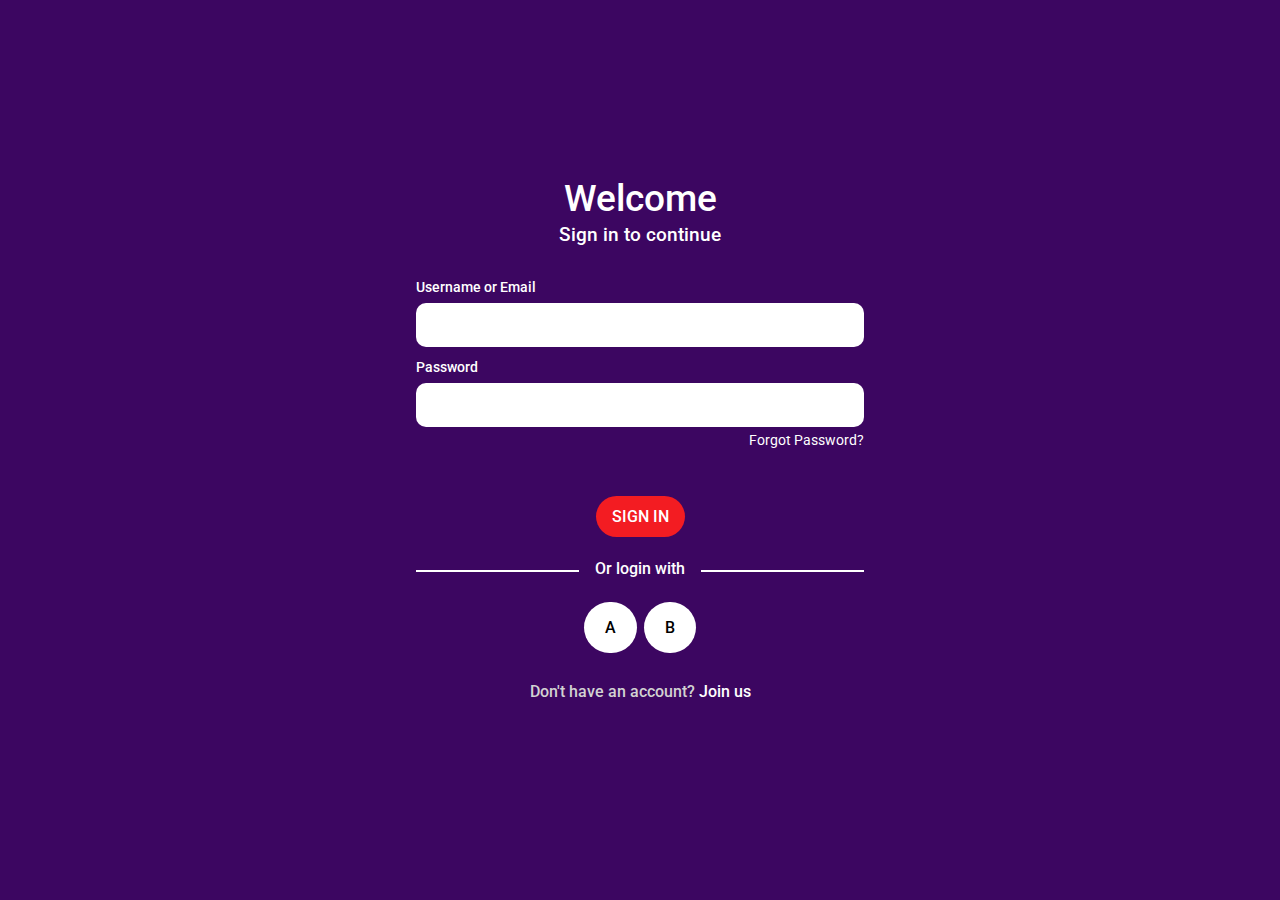
<file: index.html>
<!DOCTYPE html>
<html lang="en">
<head>
    <meta charset="UTF-8">
    <meta http-equiv="X-UA-Compatible" content="IE=edge">
    <meta name="viewport" content="width=device-width, initial-scale=1.0">
    <meta name="description" content="The Log in page">
    <title>Login In</title>
    <!--stylesheets-->
    <link rel="stylesheet" href="css/css_reset.css">
    <link rel="stylesheet" href="css/index_style.css">

    <!--font-->
    <link rel="preconnect" href="https://fonts.gstatic.com">
    <link href="https://fonts.googleapis.com/css2?family=Roboto:wght@400;500&display=swap" rel="stylesheet">
</head>
<body>
    <div class="container">
        <div class="greetingMessage">
            <h1>Welcome</h1>
            <h2>Sign in to continue</h2>
        </div>
        

        <div class="formWrapper">
            <form action="">
                <p class="invalid" id="error-message">Incorrect username and/or password</p>
                <label for="usernameField">Username or Email</label>
                <input type="text" id="usernameField" name="usernameField" class="inputFields">
                <label for="passwordField">Password</label>
                <input type="password" id="passwordField" name="passwordField" class="inputFields">
                <a href="forgot_password.html">Forgot Password?</a>
                <button class="submitButton" id="sign-in-button">SIGN IN</button>
            </form>
        </div>

        <h3><span>Or login with</span></h3>
        <div class="alternateLogin">
            <div class="altLoginLogo"><a href="#" id="clear-button">A</a></div>
            <div class="altLoginLogo"><a href="#">B</a></div>
        </div>

        <p>Don't have an account? <a href="register.html">Join us</a></p>
    </div>


    <script src="script/login_script.js" type="module"></script>
</body>
</html>
</file>
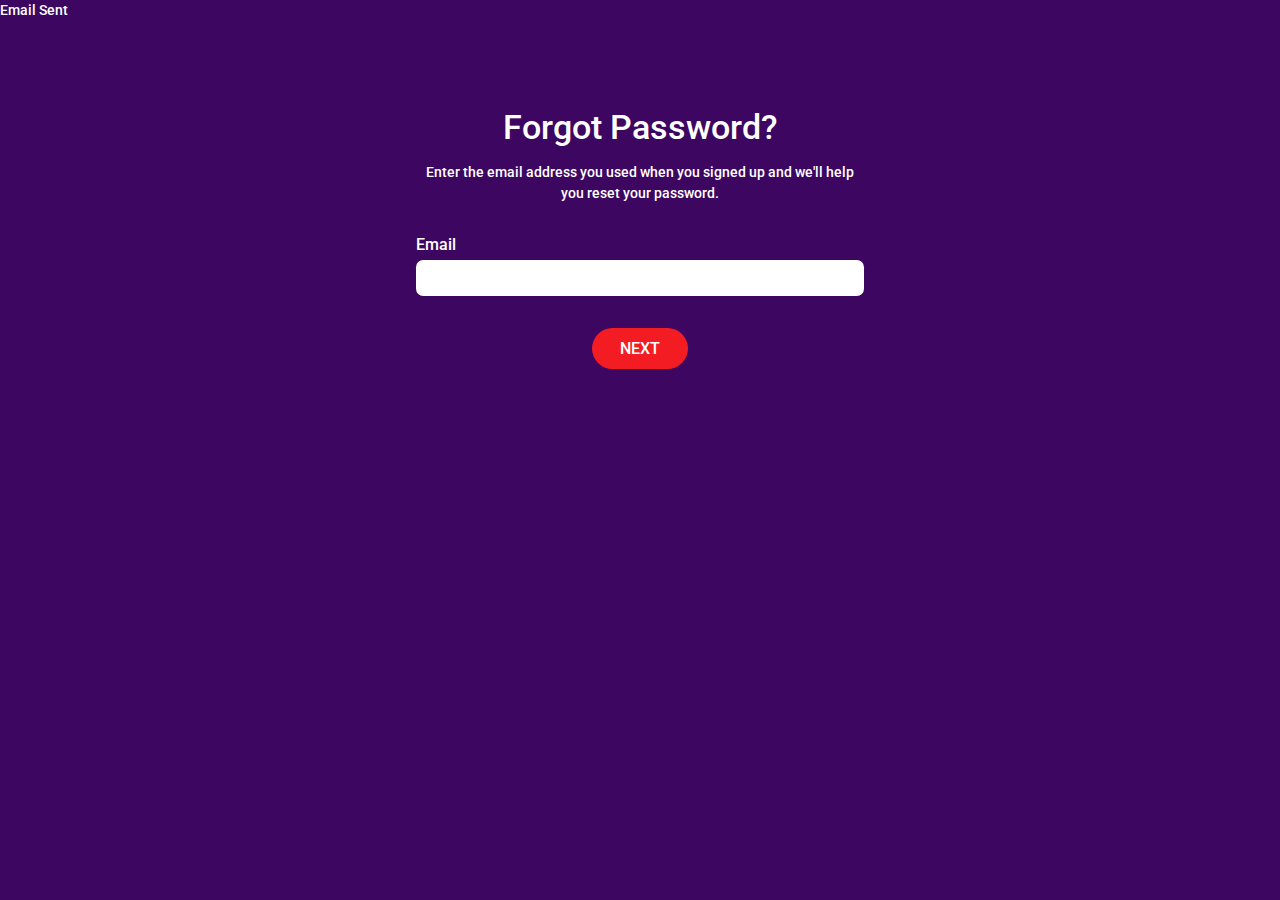
<file: forgot_password.html>
<!DOCTYPE html>
<html lang="en">
<head>
    <meta charset="UTF-8">
    <meta http-equiv="X-UA-Compatible" content="IE=edge">
    <meta name="viewport" content="width=device-width, initial-scale=1.0">
    <meta name="description" content="Forgot your password? We'll help you reset it."/>
    <title>Forgot Password</title>
    <!--stylesheets-->
    <link rel="stylesheet" href="css/css_reset.css">
    <link rel="stylesheet" href="css/forgot_password_style.css">

     <!--font-->
     <link rel="preconnect" href="https://fonts.gstatic.com">
     <link href="https://fonts.googleapis.com/css2?family=Roboto:wght@400;500&display=swap" rel="stylesheet">
</head>
<body>
    <div class="modal-container" id="modal-container">
        <div class="modal">
            <p>Email Sent</p>
        </div>
    </div>
    <main>
        <header>
            <h1>Forgot Password?</h1>
            <p>Enter the email address you used when you signed up and we'll help  you reset your password.</p>
        </header>

        <form action="">
            <p class="error-message" id="email-field-error-message">Invalid email format</p>
            <div>
                <label for="email-field">Email</label>
                <input type="text" name="email-field" id="email-field" class="input-fields">
            </div>
            <button class="submit-button" id="next-button">NEXT</button>
        </form>
    </main>
    <script src="script/forgot_password_script.js"></script>
</body>
</html>
</file>
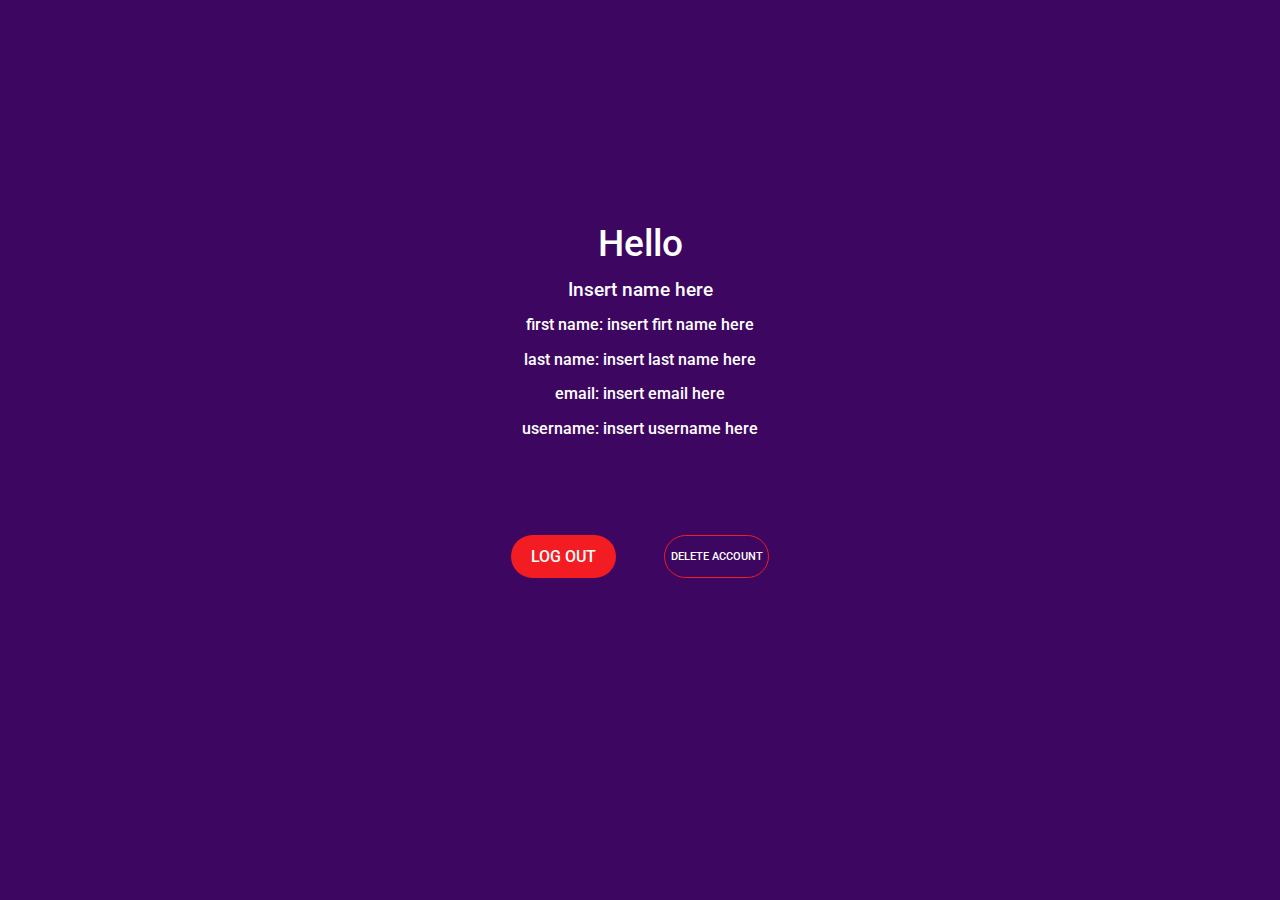
<file: profile.html>
<!DOCTYPE html>
<html lang="en">
<head>
    <meta charset="UTF-8">
    <meta http-equiv="X-UA-Compatible" content="IE=edge">
    <meta name="viewport" content="width=device-width, initial-scale=1.0">
    <meta name="description" content="The profile page">
    <title>Profile</title>
    
    <!--stylesheets-->
    <link rel="stylesheet" href="css/css_reset.css">
    <link rel="stylesheet" href="css/profile_style.css">
    
    <!--font-->
    <link rel="preconnect" href="https://fonts.gstatic.com">
    <link href="https://fonts.googleapis.com/css2?family=Roboto:wght@400;500&display=swap" rel="stylesheet">
</head>
<body>
    <div class="modal-container" id="dialog-modal-overlay">
        <div class="modal" id="modal">
            <p>Are you sure you want to <br> delete your account?</p>
            <div class="modal-button-container">
                <button id="delete-button">DELETE</button>
                <button id="cancel-button">CANCEL</button>
            </div>
        </div>
    </div>
    <div class="container">
        <h1>Hello</h1>
        <h2 id="current-user">Insert name here</h2>
        <p>first name: <span id="firstname">insert firt name here</span></p>
        <p>last name: <span id="lastname">insert last name here</span></p>
        <p>email: <span id="email">insert email here</span></p>
        <p>username: <span id="username">insert username here</span></p>
        <div class="button-container">
            <button class="logout-button" id="logout-button">LOG OUT</button>
            <button class="delete-account-button" id="delete-account-button">DELETE ACCOUNT</button>
        </div>
    </div>
    

    <script src="script/profile_script.js" type="module"></script>
</body>
</html>
</file>
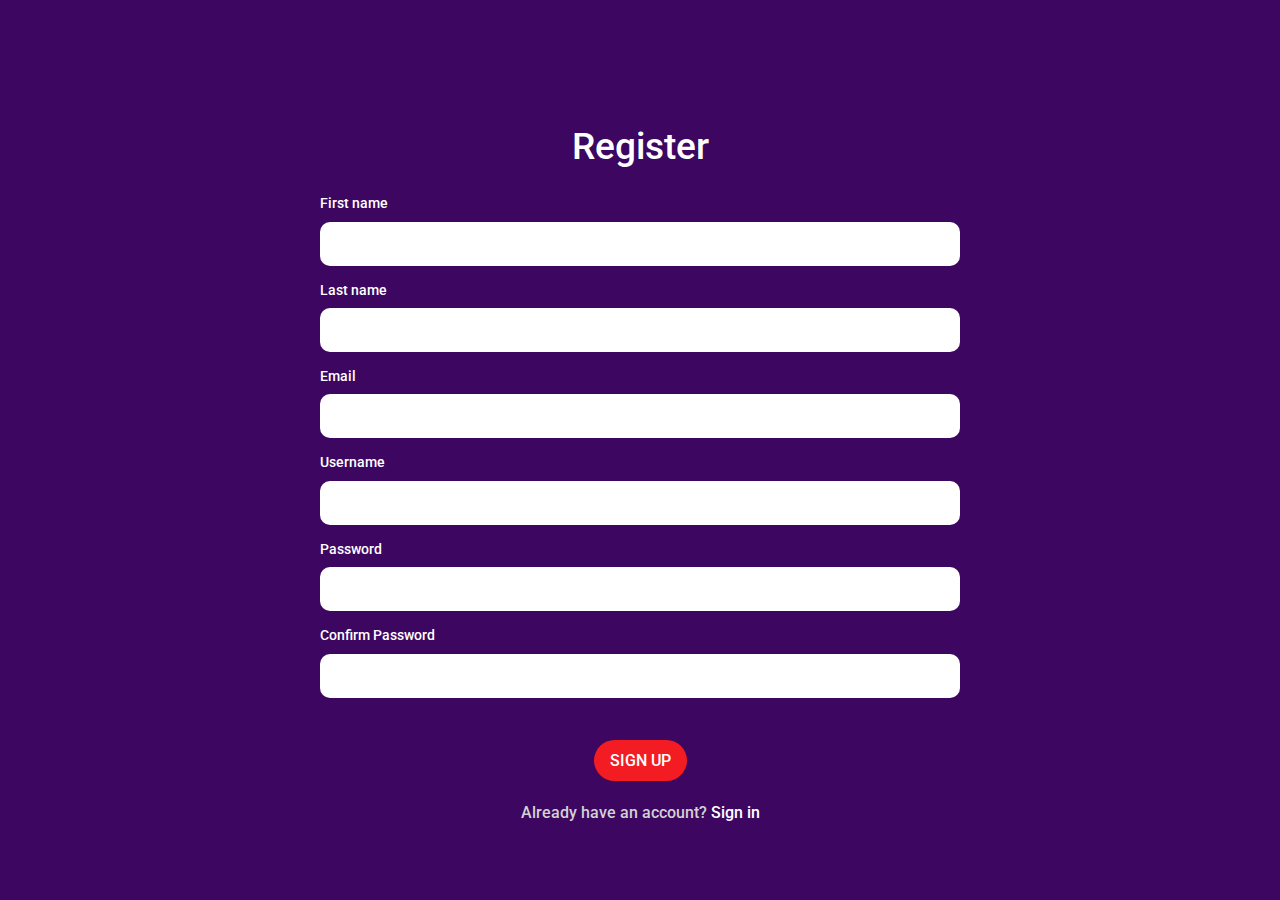
<file: register.html>
<!DOCTYPE html>
<html lang="en">
<head>
    <meta charset="UTF-8">
    <meta http-equiv="X-UA-Compatible" content="IE=edge">
    <meta name="viewport" content="width=device-width, initial-scale=1.0">
    <meta name="description" content="The registration page">
    <title>Register</title>
    <!--stylesheets-->
    <link rel="stylesheet" href="css/css_reset.css">
    <link rel="stylesheet" href="css/register_style.css">
    <!--font-->
    <link rel="preconnect" href="https://fonts.gstatic.com">
    <link href="https://fonts.googleapis.com/css2?family=Roboto:wght@400;500&display=swap" rel="stylesheet">
</head>
<body>
    <div class="container">
        <div class="greetingMessage">
            <h1>Register</h1>
        </div>
        <form action="" class="grid">
            <div>
                <label for="first-name">First name</label>
                <input type="text" name="first-name" id="first-name-field" class="input-fields">
            </div>
            <div>
                <label for="last-name">Last name</label>
                <input type="text" name="last-name" id="last-name-field" class="input-fields">
            </div>
            <div>
                <label for="email">Email</label>
                <input type="text" name="email" id="email-field" class="input-fields">
            </div>
            <div>
                <label for="username">Username</label>
                <input type="text" name="username" id="username-field" class="input-fields">
            </div>
            <div>
                <label for="password">Password</label>
                <input type="password" name="password" id="password-field" class="input-fields">
            </div>
            <div>
                <label for="confirm-password">Confirm Password</label>
                <input type="password" name="confirm-password" id="confirm-password-field" class="input-fields">
            </div>
            <input type="button" value="SIGN UP" class="submitButton" id="submit-button">
        </form>

        <p>Already have an account? <a href="index.html">Sign in</a></p>
    </div>
</body>

<script src="script/register_script.js" type= "module"></script>
</html>
</file>
<file: css/index_style.css>
:root{
    --h1-font-size: 2.32rem;
    --h2-font-font-size: 1.16rem;
    --text-font-size: 0.9rem;
    --font-type : 'Roboto', sans-serif;
}

body{
    font-family: 'Roboto', sans-serif;
    max-height: 100%;
    max-width: 100%;
    background-color: #3c0661;
    color: white;
}

a{
    text-decoration: none;
    color: white;
}
.container{
    margin-left: auto;
    margin-right: auto;
    width: 80%;
    font-weight: 500;
}

.greetingMessage{
    text-align: center;
    margin-top: 10em;
}

h1{
    
    font-size: var(--h1-font-size);
    padding-bottom: 0.25em;
}
h2{
    font-size: var(--h2-font-font-size);
}

.formWrapper{
    margin-top: 4em;
    font-size: var(--text-font-size);
}

.formWrapper label, .inputFields, .submitButton{
    display: block;
}

.invalid{
    text-align: left;
    color: red;
    display: none;
}

label{
    padding-bottom: 0.5em;
    padding-top: 1em;
}

.formWrapper .inputFields{
    font-family: var(--font-type);
    max-width: 100%;
    width: 100%;
    border: none;
    border-radius: 0.5em;
    box-sizing: border-box;
    padding: 0.7em 1em;
    font-size: 1rem;
}

.formWrapper a{
    display: block;
    text-align: right;
    margin-top: 0.5em;
    font-weight: 400;
}

.submitButton{
    font-family: var(--font-type);
    margin-left: auto;
    margin-right: auto;
    margin-top: 3em;
    border-radius: 2em;
    font-size: 1rem;
    color: white;
    background-color: #f31c22;
    border: none;
    font-weight: 500;
    padding: 0.7em 1em;
}

.submitButton:hover{
    cursor: pointer;
    background-color: #ec8b8e;
}

h3{
    text-align: center;
    border-bottom: 0.15em solid white;
    line-height: 0.01em;
    margin-top: 2em;
}

h3 span{
    background-color: #3c0661;
    padding: 0 1em;
}

.alternateLogin{
    display: flex;
    margin-left: auto;
    margin-right: auto;
    width: fit-content;
    margin-top: 3em;
    justify-content: space-between;
    max-width: 100%;
    width: 45%;
}

.alternateLogin a{
    color: black;
    background-color: white;
    border-radius: 2em;
    padding: 1em 1.3em;
    
}

p{
    margin-top: 3em;
    text-align: center;
    color: #d2d2d2;
}

@media screen and (min-width: 768px){
    .container{
        width: 50%;
    }

    .formWrapper .inputFields{
        padding: 0.5em;
        font-size: 1.25rem;
    }
    .alternateLogin{
        width: 35%;
    }
}

@media screen and (min-width: 1024px){
    
    .container{
        width: 35%;
    }
    .greetingMessage{
        margin-top: 20vh;
    }

    .formWrapper{
        margin-top: 1.5em;

    }
    .alternateLogin{
        width: 25%;
    }
}
</file>
<file: css/forgot_password_style.css>
:root{
    --h1-font-size: 2.1rem;
    --h2-font-font-size: 1.16rem;
    --text-font-size: 0.9rem;
    --font-type : 'Roboto', sans-serif;
}

body{
    font-family: 'Roboto', sans-serif;
    max-height: 100%;
    max-width: 100%;
    background-color: #3c0661;
    color: white;
    font-weight: 500;
}

.alert-banner-container{
    opacity: 0;  
}

.alert-banner{
    
    background: #fe7c00;
    width: 100%;
    height: 2.5em;
    display: flex; 
    align-items: center;
    justify-content: center;   
}

.alert-banner p{
    text-align: center;
    /* padding: 0.5em 0; */
    box-sizing: border-box;
}

main{
    margin: 0 auto 0 auto;
    width: 80%;
}



header{
    text-align: center;
    padding-bottom: 2em;
    margin-top: 33%;
}
h1{
    font-size: var(--h1-font-size);
    padding-bottom: 0.5em;
}
p{
    font-size: var(--text-font-size);
    line-height: 1.5em;
}

form{
    display: grid;
    grid-template-columns: 1fr;
    grid-template-rows: auto;
}

.error-message{
    color: red;
    text-align: left;
    display: none;
    
    
}

.input-fields{
    width: 100%;
    max-width: 100%;
    margin-top: 0.5em;
    border: none;
    border-radius: 0.5em;
    box-sizing: border-box;
    padding: 0.7em 1em;
    font-size: 0.9rem;
}
.submit-button{
    font-family: var(--font-type);
    margin-left: auto;
    margin-right: auto;
    margin-top: 2em;
    border-radius: 2em;
    font-size: 1rem;
    color: white;
    background-color: #f31c22;
    border: none;
    font-weight: 500;
    padding: 0.7em 1.75em;
}

.submit-button:hover{
    cursor:pointer;
    background-color: #ec8b83;
}



@media (min-width: 768px){
    header{
        margin-top: 25%;
    }
}

@media (min-width: 1024px){
    main{
        width: 35%;
    }
    header{
        margin-top: 20%;
    }
    
}

.alert-banner-container-animation{
    animation: slideDown 0.7s forwards;
}

@keyframes slideDown{
    from{
        opacity: 1;
        transform: translateY(-3em);
    }
    to{
        opacity: 1;
        transform: translateY(0);
    }
}
</file>
<file: css/profile_style.css>
:root{
    --h1-font-size: 2.32rem;
    --h2-font-font-size: 1.16rem;
    --text-font-size: 1rem;
    --font-type : 'Roboto', sans-serif;
}

body{
    font-family: 'Roboto', sans-serif;
    max-height: 100%;
    max-width: 100%;
    background-color: #3c0661;
    color: white;
    font-weight: 500;
}

.modal-container{
    display: none;
    min-width: 100%;
    min-height: 100vh;
    z-index: 1;
    position: fixed;
    background-color: rgba(39, 39, 39, 0.719);
}

.modal{
    color: black;
    background-color: white;
    text-align: center;
    margin-left: auto;
    margin-right: auto;
    margin-top: 60%;
    
    padding: 2em 1em 1em 1em;
    box-sizing: border-box;
    max-width: 65vw;
    border-radius: 0.5em;
}

.modal p{
    padding-bottom: 2em;
}

.modal-button-container{
    display: grid;
    grid-template-columns: 47% 47%;
    column-gap: 5%;
}
.modal button{
    font-family: var(--font-type);
    font-weight: 500;
    font-size: 0.9rem;
    padding: 0.5em 1em;
    border-radius: 0.5em;
    background-color: transparent;
    border: 0.1em solid #f31c22;
}

.modal button:hover{
    background-color: #f31c22;
    cursor: pointer;
    color: white;
}


.container{
    margin-left: auto;
    margin-right: auto;
    max-width: 80%;
    width: 80%;
    text-align: center;
    display: grid;
    grid-template-columns: auto;
    grid-template-rows: auto;
    row-gap: 1.15em;
    
}

h1{
    font-size: var(--h1-font-size);
    margin-top: 50%;
    
}
h2{
    font-size: var(--h2-font-font-size);
}

p{
    font-size: var(--text-font-size);
}


.button-container{
    margin-top: 2em;
}
.logout-button{
    font-family: var(--font-type);
    margin-left: auto;
    margin-right: auto;
    border-radius: 2em;
    font-size: 1rem;
    color: white;
    background-color: #f31c22;
    border: none;
    font-weight: 500;
    padding: 0.7em 1em;
    display: block;
}

.logout-button:hover{
    cursor: pointer;
    background-color: #ec8b8e;
}

.delete-account-button{
    font-family: var(--font-type);
    margin-top: 5em;
    margin-left: auto;
    margin-right: auto;
    border-radius: 2em;
    font-size: 0.7rem;
    color: white;
    background-color: transparent;
    border:  0.15em solid  #f31c22;
    font-weight: 500;
    padding: 1.25em 0.5em;
    display: block;
}

.delete-account-button:hover{
    cursor: pointer;
    background-color: #f31c22;
}



@media screen and (min-width: 768px){
    
    .modal{
        max-width: 40vw;
        margin-top: 42%;
    }

    .modal-button-container{
        display: grid;
        grid-template-columns: 1fr 1fr;
        column-gap: 1em;
        padding: 0 10%;
        
    }
    
    
    h1{
        margin-top: 40%;
    }

    .button-container{
        display: grid;
        grid-template-columns: 1fr 1fr;
        column-gap: 2em;
        margin-left: auto;
        margin-right: auto;
    }

    .logout-button, .delete-account-button{
        margin-left: 0;
        margin-right: 0;
        margin-top: 0;
    }
}

@media screen and (min-width: 1024px){

    .modal{
        margin-top: 15%;
        max-width: 30vw;
    }

    .modal-button-container{
        padding-right: 1%;
        padding-left: 0;
        grid-template-columns: 1fr 1fr;
        column-gap: 0.3em;
       
        max-width: 60%;
        margin-left: auto;
    }

    

    h1{
        margin-top: 25vh;
    }

    .button-container{
        margin-top: 5em;
        column-gap: 3em;
    }
    
}


.animate-modal-expand{
    animation: modal-expand 0.3s forwards;
}


@keyframes modal-expand{
    from{
        opacity: 1;
        transform: scalex(0);
    }
    to{
        opacity: 1;
        transform: scalex(100%);
    }
}

.animate-modal-deflate{
    animation: modal-deflate 0.3s forwards;
}

@keyframes modal-deflate{
    from{
        opacity: 1;
        transform: scalex(100%);
    }
    to{
        opacity: 1;
        transform: scalex(0);
    }
}
</file>
<file: css/register_style.css>
:root{
    --h1-font-size: 2.32rem;
    --h2-font-font-size: 1.16rem;
    --text-font-size: 0.9rem;
    --font-type : 'Roboto', sans-serif;
}

body{
    font-family: 'Roboto', sans-serif;
    height: 100%;
    width: 100%;
    background-color: #3c0661;
    color: white;
}

a{
    text-decoration: none;
    color: white;
}

.container{
    margin-left: auto;
    margin-right: auto;
    width: 80%;
    max-width: 80%;
    font-weight: 500;
}
.greetingMessage{
    margin-top: 6em;
    margin-bottom: 2em;
}
h1{
    font-size: var(--h1-font-size);
    text-align: center;
    
}

.grid{
    display: grid;
    grid-template-rows: auto;
    row-gap: 1.25em;
    font-size: var(--text-font-size);
}


.input-fields{
    font-family: var(--font-type);
    margin-top: 0.5em;
    
    max-width: 100%;
    width: 100%;
    border: none;
    border-radius: 0.5em;
    box-sizing: border-box;
    padding: 0.7em 1em;
    font-size: 1rem;
}

.error-message{
    color: red;
    text-align: left;
    margin-top: -1em;
    
    
}

.submitButton{
    font-family: var(--font-type);
    margin-left: auto;
    margin-right: auto;
    margin-top: 1.5em;
    border-radius: 2em;
    font-size: 1rem;
    color: white;
    background-color: #f31c22;
    border: none;
    font-weight: 500;
    padding: 0.7em 1em;
}

.submitButton:hover{
    cursor: pointer;
    background-color: #ec8b8e;
}

.disabled{
    background-color: grey;
}

.disabled:hover{
    cursor: default;
    background-color: grey;
}

p{
    margin-top: 1.5em;
    text-align: center;
    color: #d2d2d2;
}

@media screen and (min-width: 768px){
    .greetingMessage{
        margin-top: 8em;
    }

    .container{
        width: 50%;
    }

    .input-fields{
        padding: 0.5em;
        font-size: 1.25rem;
    }
}

@media screen and (min-width: 1024px) and (-webkit-min-device-pixel-ratio: 1.25){
    .container{
        width: 35%;
        height: 100%;
        
    }

    .greetingMessage{
        margin-top: 7vh;
        margin-bottom: 1em;
    }
}
</file>
